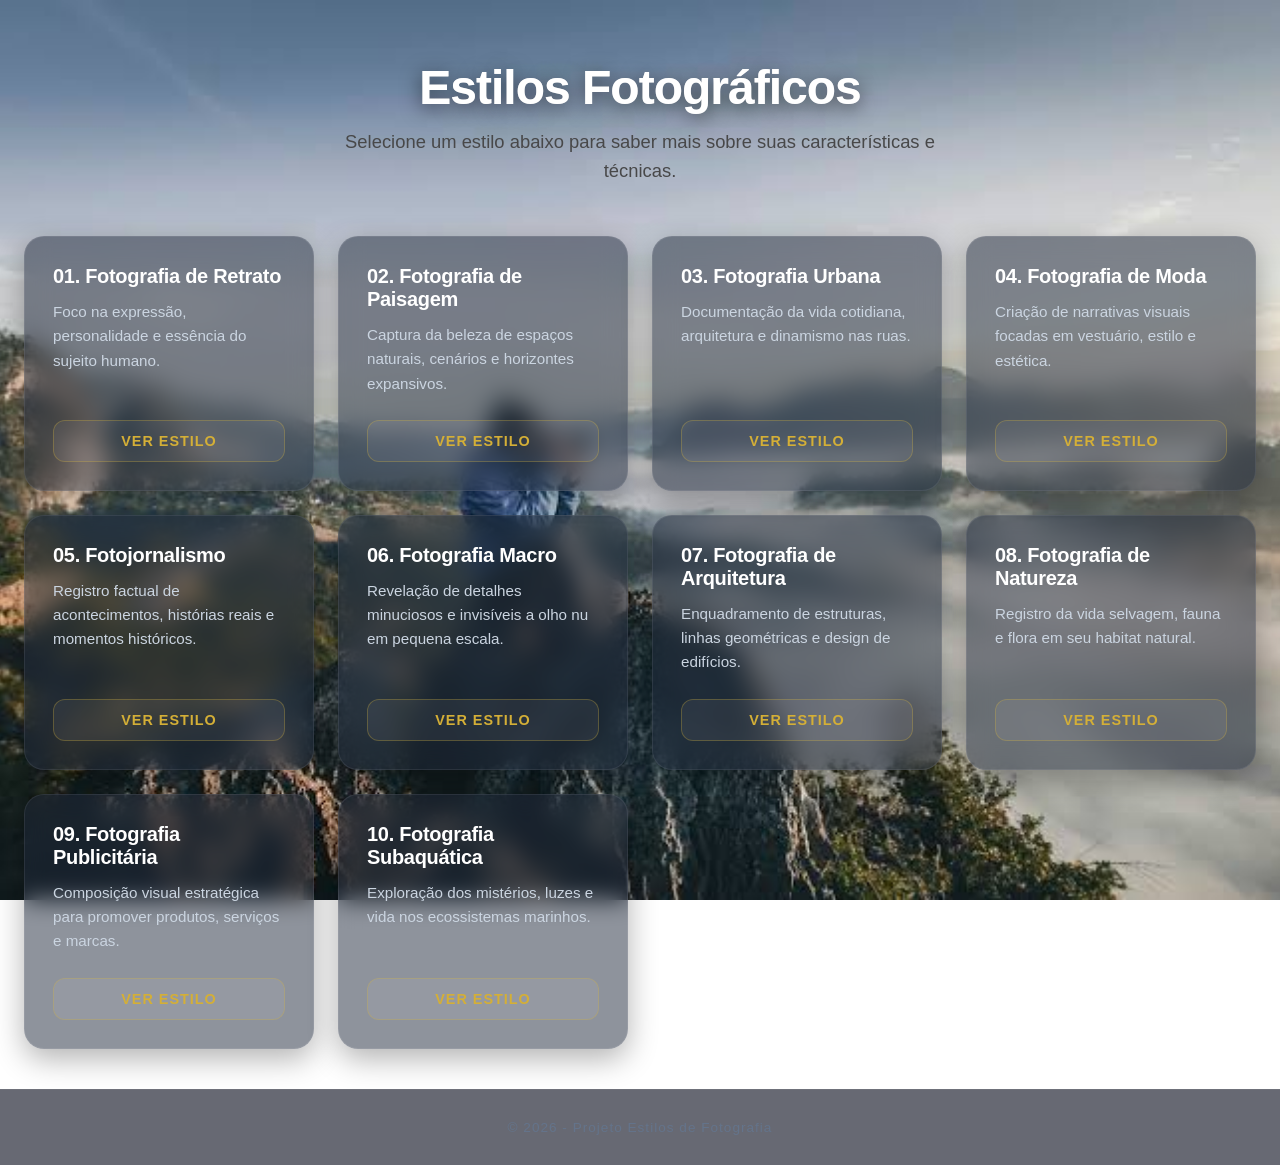
<file: index.html>
<!DOCTYPE html>
<html lang="pt-BR">
<head>
    <meta charset="UTF-8">
    <meta name="viewport" content="width=device-width, initial-scale=1.0">
    <title>Estilos de Fotografia</title>
    <link rel="stylesheet" href="style.css">
</head>
<body>

    <main class="container">
        <section class="intro">
            <h2>Estilos Fotográficos</h2>
            <p>Selecione um estilo abaixo para saber mais sobre suas características e técnicas.</p>
        </section>

        <section class="grid-styles">
            <article class="card">
                <div class="card-body">
                    <h3>01. Fotografia de Retrato</h3>
                    <p>Foco na expressão, personalidade e essência do sujeito humano.</p>
                    <a href="retrato.html" class="btn">Ver Estilo</a>
                </div>
            </article>

            <article class="card">
                <div class="card-body">
                    <h3>02. Fotografia de Paisagem</h3>
                    <p>Captura da beleza de espaços naturais, cenários e horizontes expansivos.</p>
                    <a href="paisagem.html" class="btn">Ver Estilo</a>
                </div>
            </article>

            <article class="card">
                <div class="card-body">
                    <h3>03. Fotografia Urbana</h3>
                    <p>Documentação da vida cotidiana, arquitetura e dinamismo nas ruas.</p>
                    <a href="urbana.html" class="btn">Ver Estilo</a>
                </div>
            </article>

            <article class="card">
                <div class="card-body">
                    <h3>04. Fotografia de Moda</h3>
                    <p>Criação de narrativas visuais focadas em vestuário, estilo e estética.</p>
                    <a href="moda.html" class="btn">Ver Estilo</a>
                </div>
            </article>

            <article class="card">
                <div class="card-body">
                    <h3>05. Fotojornalismo</h3>
                    <p>Registro factual de acontecimentos, histórias reais e momentos históricos.</p>
                    <a href="fotojornalismo.html" class="btn">Ver Estilo</a>
                </div>
            </article>

            <article class="card">
                <div class="card-body">
                    <h3>06. Fotografia Macro</h3>
                    <p>Revelação de detalhes minuciosos e invisíveis a olho nu em pequena escala.</p>
                    <a href="macro.html" class="btn">Ver Estilo</a>
                </div>
            </article>

            <article class="card">
                <div class="card-body">
                    <h3>07. Fotografia de Arquitetura</h3>
                    <p>Enquadramento de estruturas, linhas geométricas e design de edifícios.</p>
                    <a href="arquitetura.html" class="btn">Ver Estilo</a>
                </div>
            </article>

            <article class="card">
                <div class="card-body">
                    <h3>08. Fotografia de Natureza</h3>
                    <p>Registro da vida selvagem, fauna e flora em seu habitat natural.</p>
                    <a href="natureza.html" class="btn">Ver Estilo</a>
                </div>
            </article>

            <article class="card">
                <div class="card-body">
                    <h3>09. Fotografia Publicitária</h3>
                    <p>Composição visual estratégica para promover produtos, serviços e marcas.</p>
                    <a href="publicitaria.html" class="btn">Ver Estilo</a>
                </div>
            </article>

            <article class="card">
                <div class="card-body">
                    <h3>10. Fotografia Subaquática</h3>
                    <p>Exploração dos mistérios, luzes e vida nos ecossistemas marinhos.</p>
                    <a href="subaquatica.html" class="btn">Ver Estilo</a>
                </div>
            </article>
        </section>
    </main>

    <footer>
        <p>&copy; 2026 - Projeto Estilos de Fotografia</p>
    </footer>

</body>
</html>
</file>
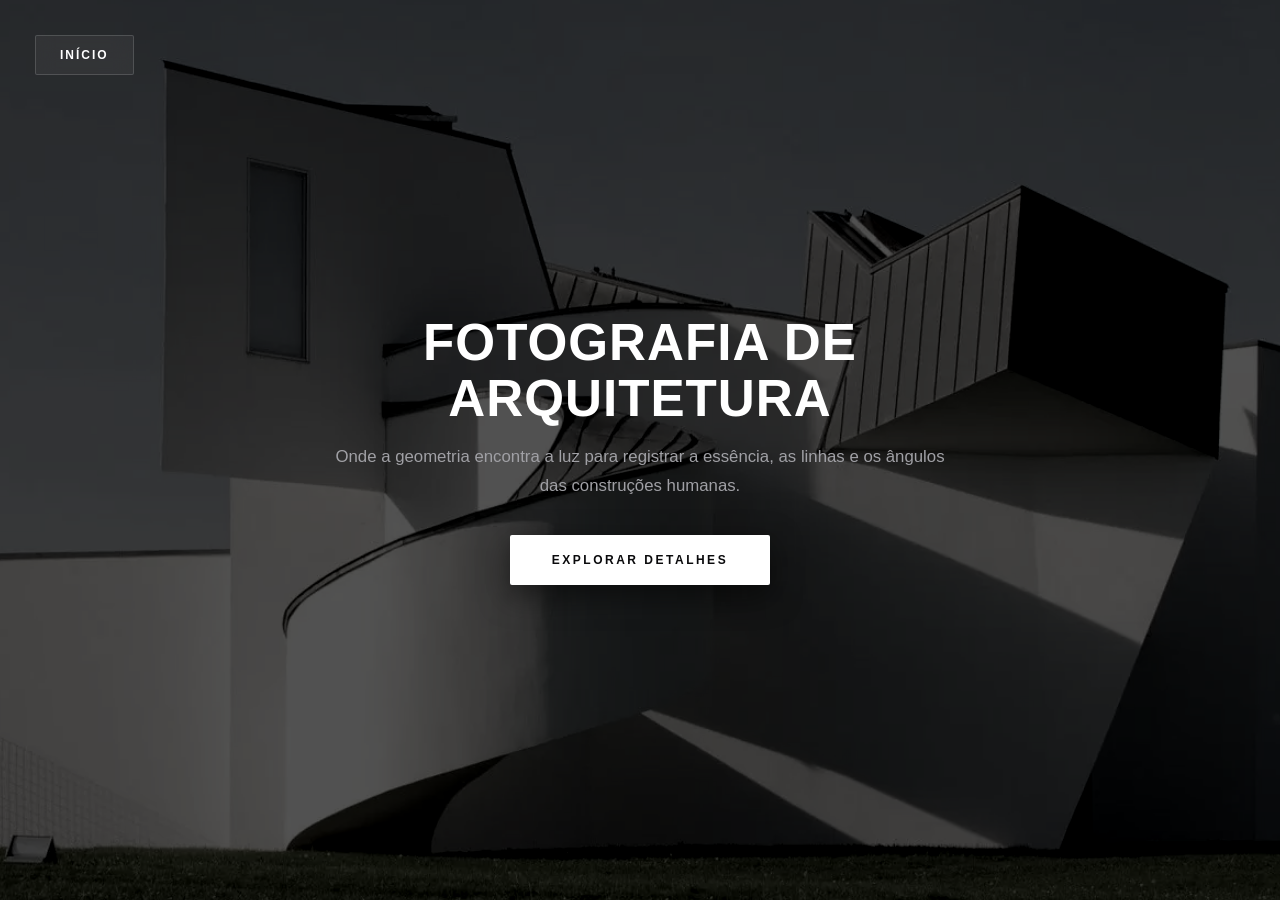
<file: arquitetura.html>
<!DOCTYPE html>
<html lang="pt-BR">
<head>
    <meta charset="UTF-8">
    <meta name="viewport" content="width=device-width, initial-scale=1.0">
    <title>Fotografia de Arquitetura</title>
    <link rel="stylesheet" href="arquitetura.css">
</head>
<body>

    <div class="bg-wrapper">
        <img src="arquitetura.webp" alt="Arquitetura" class="bg-image">
        <div class="bg-overlay"></div>
    </div>

    <a href="index.html" class="btn-return">
        Início
    </a>

    <main class="hero">
        <h1>Fotografia de Arquitetura</h1>
        <p>Onde a geometria encontra a luz para registrar a essência, as linhas e os ângulos das construções humanas.</p>
        <button id="openModalBtn" class="action-btn">Explorar Detalhes</button>
    </main>
</body>
</html>
</file>
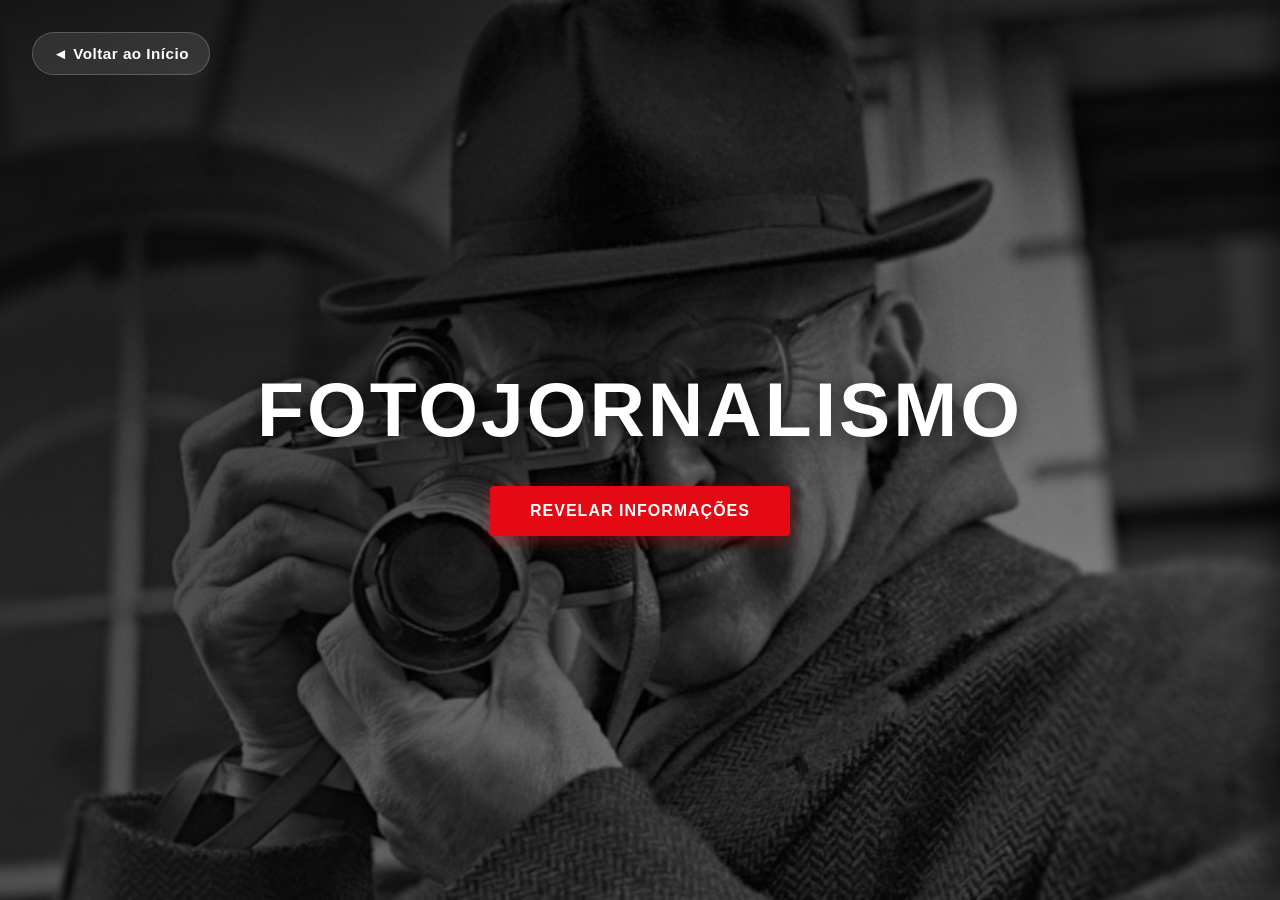
<file: fotojornalismo.html>
<!DOCTYPE html>
<html lang="pt-BR">
<head>
    <meta charset="UTF-8">
    <meta name="viewport" content="width=device-width, initial-scale=1.0">
    <title>Fotojornalismo</title>
    <link rel="stylesheet" href="fotojornalismo.css">
</head>
<body>

    <a href="index.html" class="btn-return">◄ Voltar ao Início</a>

     <div class="bg-wrapper">
        <img src="fotoj.jpg" alt="" class="bg-image">
        <div class="bg-overlay"></div>
    </div>

    <main class="content-wrapper">
        <h1 class="page-title">Fotojornalismo</h1>
        <button id="triggerModal" class="btn-action">Revelar Informações</button>
    </main>

    <div id="sideModal" class="side-panel">
        <button id="closePanel" class="btn-close">&#10005;</button>
        <div class="panel-content">
            <h2>O que é Fotojornalismo?</h2>
            
            <p>O fotojornalismo é uma vertente da fotografia focada na narração de histórias documentais e na reportagem de notícias. Seu principal compromisso é com a verdade, exigindo do profissional ética e ausência de manipulações para relatar fatos reais e o impacto humano na sociedade.</p>
            
            <h3>Principais Tipos</h3>
            <div class="category-grid">
                <div class="cat-item">
                    <h4>Hard News</h4>
                    <p>Cobertura de eventos factuais e inesperados de grande urgência, como conflitos, desastres naturais e protestos.</p>
                </div>
                <div class="cat-item">
                    <h4>Feature</h4>
                    <p>Reportagens mais aprofundadas e atemporais, focadas em questões sociais, culturais ou no cotidiano de uma comunidade.</p>
                </div>
                <div class="cat-item">
                    <h4>Retrato Editorial</h4>
                    <p>Imagens de pessoas envolvidas em notícias, focando em suas emoções e no contexto da história que representam.</p>
                </div>
                <div class="cat-item">
                    <h4>Fotojornalismo Esportivo</h4>
                    <p>Captura da ação, do clímax e das emoções intensas presentes em competições e eventos esportivos de qualquer magnitude.</p>
                </div>
            </div>
        </div>
    </div>

    <div id="panelOverlay" class="panel-overlay"></div>

    <script>
        const modal = document.getElementById('sideModal');
        const overlay = document.getElementById('panelOverlay');
        const openBtn = document.getElementById('triggerModal');
        const closeBtn = document.getElementById('closePanel');

        openBtn.addEventListener('click', function() {
            modal.classList.add('active');
            overlay.classList.add('active');
        });

        closeBtn.addEventListener('click', function() {
            modal.classList.remove('active');
            overlay.classList.remove('active');
        });

        overlay.addEventListener('click', function() {
            modal.classList.remove('active');
            overlay.classList.remove('active');
        });
    </script>
</body>
</html>
</file>
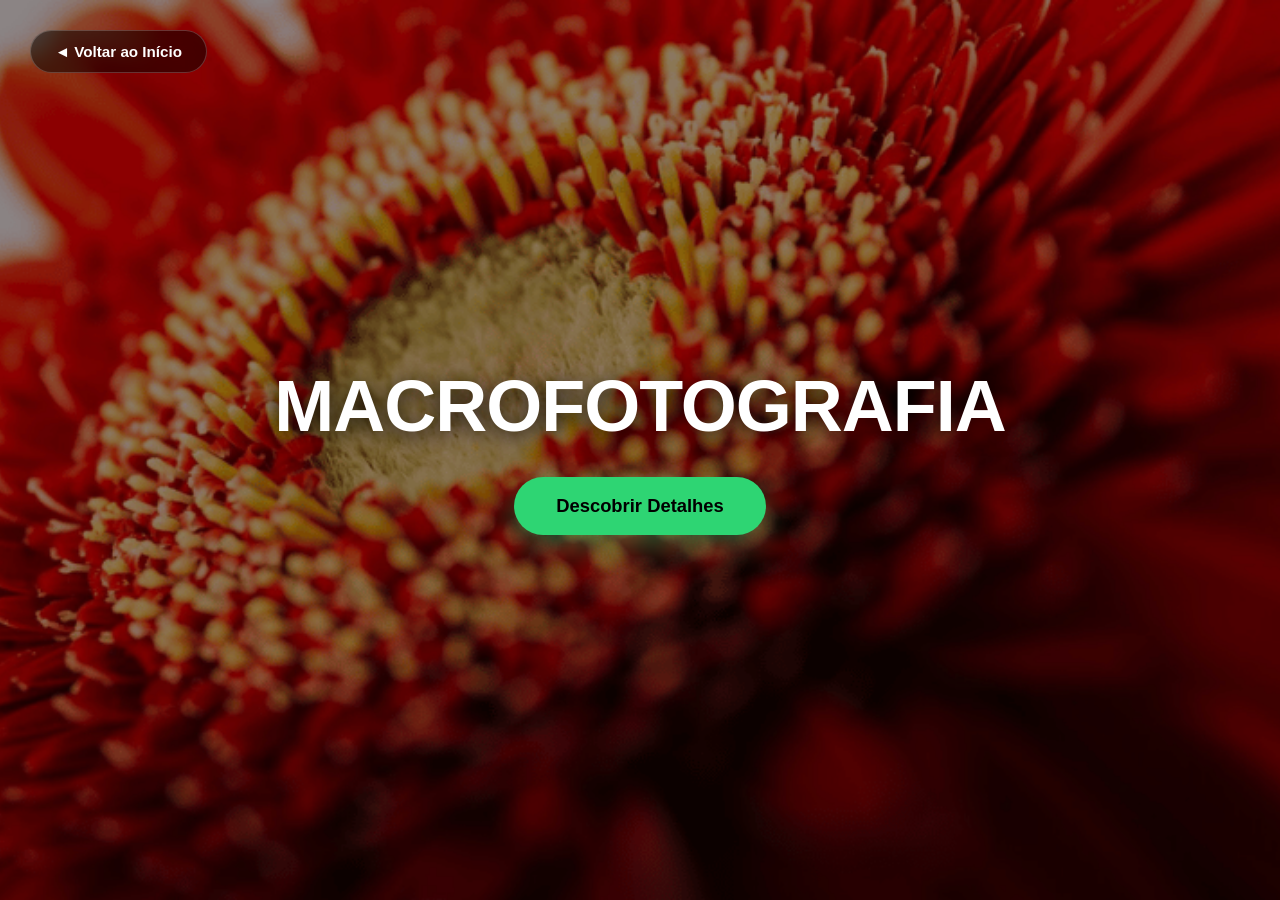
<file: macro.html>
<!DOCTYPE html>
<html lang="pt-BR">
<head>
    <meta charset="UTF-8">
    <meta name="viewport" content="width=device-width, initial-scale=1.0">
    <title>Fotografia Macro</title>
    <link rel="stylesheet" href="macrofotografia.css">
</head>
<body>

    <img src="macroft.png" alt="" class="bg-image-html">

  
    <a href="index.html" class="btn-return">◄ Voltar ao Início</a>

    <main class="hero-section">
        <h1 class="title">Macrofotografia</h1>
        <button id="focusBtn" class="btn-focus">Descobrir Detalhes</button>
    </main>

    <div id="bottomSheet" class="bottom-sheet">
        <div class="sheet-header">
            <div class="drag-indicator"></div>
            <button id="closeSheet" class="btn-close-sheet">&times;</button>
        </div>
        
        <div class="sheet-content">
            <h2>O Universo Invisível da Macrofotografia</h2>
            
            <p>A macrofotografia é a técnica de capturar imagens de assuntos muito pequenos em tamanho natural ou maior. Este estilo revela detalhes minuciosos e texturas que são praticamente invisíveis a olho nu, transportando o espectador para um mundo microscópico fascinante.</p>
            
            <p>Fotógrafos deste gênero utilizam lentes macro dedicadas, tubos de extensão e técnicas avançadas como o empilhamento de foco (focus stacking) para contornar a profundidade de campo extremamente rasa característica dessa modalidade.</p>
            
            <div class="cards-container">
                <div class="info-card">
                    <h3>Natureza e Insetos</h3>
                    <p>O foco principal está em revelar os olhos compostos, asas, pelos e a estrutura complexa de pequenos animais e insetos.</p>
                </div>
                <div class="info-card">
                    <h3>Flora e Botânica</h3>
                    <p>Captura a anatomia das flores, grãos de pólen, gotas de orvalho nas pétalas e as texturas das folhas.</p>
                </div>
                <div class="info-card">
                    <h3>Abstrato</h3>
                    <p>Utiliza padrões próximos de texturas, fluidos ou luzes que perdem sua forma original, criando imagens puramente artísticas.</p>
                </div>
                <div class="info-card">
                    <h3>Produtos e Joias</h3>
                    <p>Muito utilizado na publicidade para mostrar os detalhes precisos do artesanato em relógios, anéis e pedras preciosas.</p>
                </div>
            </div>
        </div>
    </div>

    <div id="sheetOverlay" class="sheet-overlay"></div>

    <script>
        const sheet = document.getElementById('bottomSheet');
        const overlay = document.getElementById('sheetOverlay');
        const openBtn = document.getElementById('focusBtn');
        const closeBtn = document.getElementById('closeSheet');

        openBtn.addEventListener('click', () => {
            sheet.classList.add('open');
            overlay.classList.add('open');
        });

        const closeAll = () => {
            sheet.classList.remove('open');
            overlay.classList.remove('open');
        };

        closeBtn.addEventListener('click', closeAll);
        overlay.addEventListener('click', closeAll);
    </script>
</body>
</html>
</file>
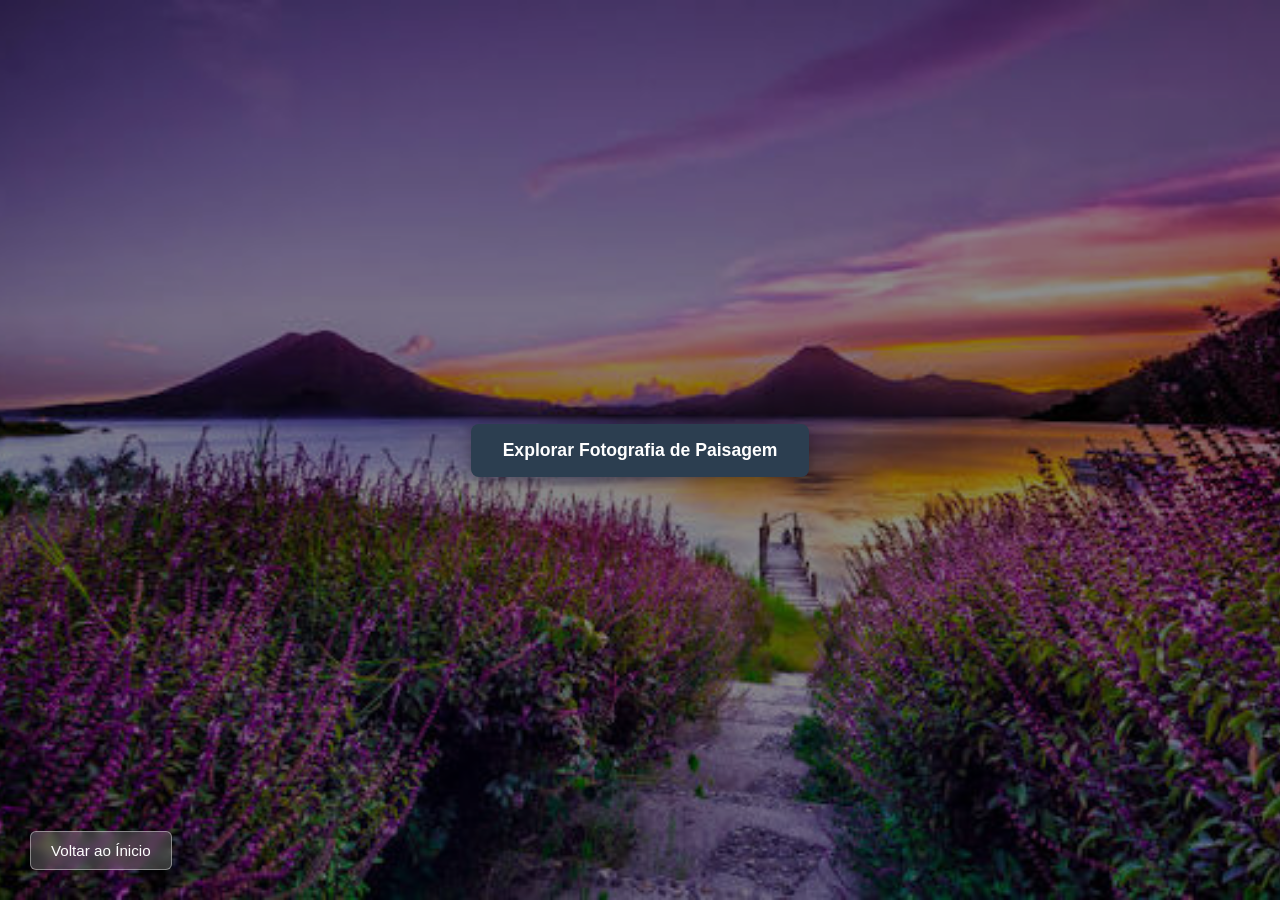
<file: paisagem.html>
<!DOCTYPE html>
<html lang="pt-BR">
<head>
    <meta charset="UTF-8">
    <meta name="viewport" content="width=device-width, initial-scale=1.0">
    <title>Fotografia de Paisagem</title>
    <link rel="stylesheet" href="paisagem.css">
</head>
<body>

    <button id="openModalBtn" class="btn">Explorar Fotografia de Paisagem</button>


      <div class="bg-wrapper">
        <img src="flor.jpg" alt="" class="bg-image">
        <div class="bg-overlay"></div>
    </div>


    <div id="modal" class="modal-overlay">
        <div class="modal-content">
            <span id="closeModalBtn" class="close-btn">&times;</span>
            
            <h2>Fotografia de Paisagem</h2>
            
            <p>A fotografia de paisagem é a arte de capturar imagens da natureza e do mundo ao ar livre. O objetivo principal é transmitir ao espectador a grandiosidade, a beleza e a emoção de um ambiente específico, muitas vezes mostrando uma vastidão ininterrupta e cenários impressionantes.</p>
            
            <p>Os fotógrafos deste estilo utilizam técnicas de longa exposição, diferentes lentes (como grandes angulares) e um profundo estudo da luz natural, especialmente aproveitando a "Golden Hour" e a "Blue Hour".</p>
            
            <h3>Principais Tipos:</h3>
            <ul>
                <li><strong>Paisagens Naturais:</strong> Foco em florestas, montanhas, desertos e vales, sem ou com mínima interferência humana.</li>
                <li><strong>Paisagens Urbanas (Cityscapes):</strong> Captura a arquitetura, os horizontes e a dinâmica das grandes cidades.</li>
                <li><strong>Paisagens Marítimas (Seascapes):</strong> Foco em oceanos, praias, falésias e a interação da água com a costa.</li>
                <li><strong>Astrofotografia de Paisagem:</strong> Combina elementos do relevo terrestre com o céu noturno estrelado, como a Via Láctea.</li>
            </ul>
        </div>
    </div>

    <a href="index.html" class="btn-home">Voltar ao Ínicio</a>
    
    <script>
        const modal = document.getElementById('modal');
        const openBtn = document.getElementById('openModalBtn');
        const closeBtn = document.getElementById('closeModalBtn');

        openBtn.onclick = function() {
            modal.style.display = 'flex';
        }

        closeBtn.onclick = function() {
            modal.style.display = 'none';
        }

        window.onclick = function(event) {
            if (event.target == modal) {
                modal.style.display = 'none';
            }
        }
    </script>
</body>
</html>
</file>
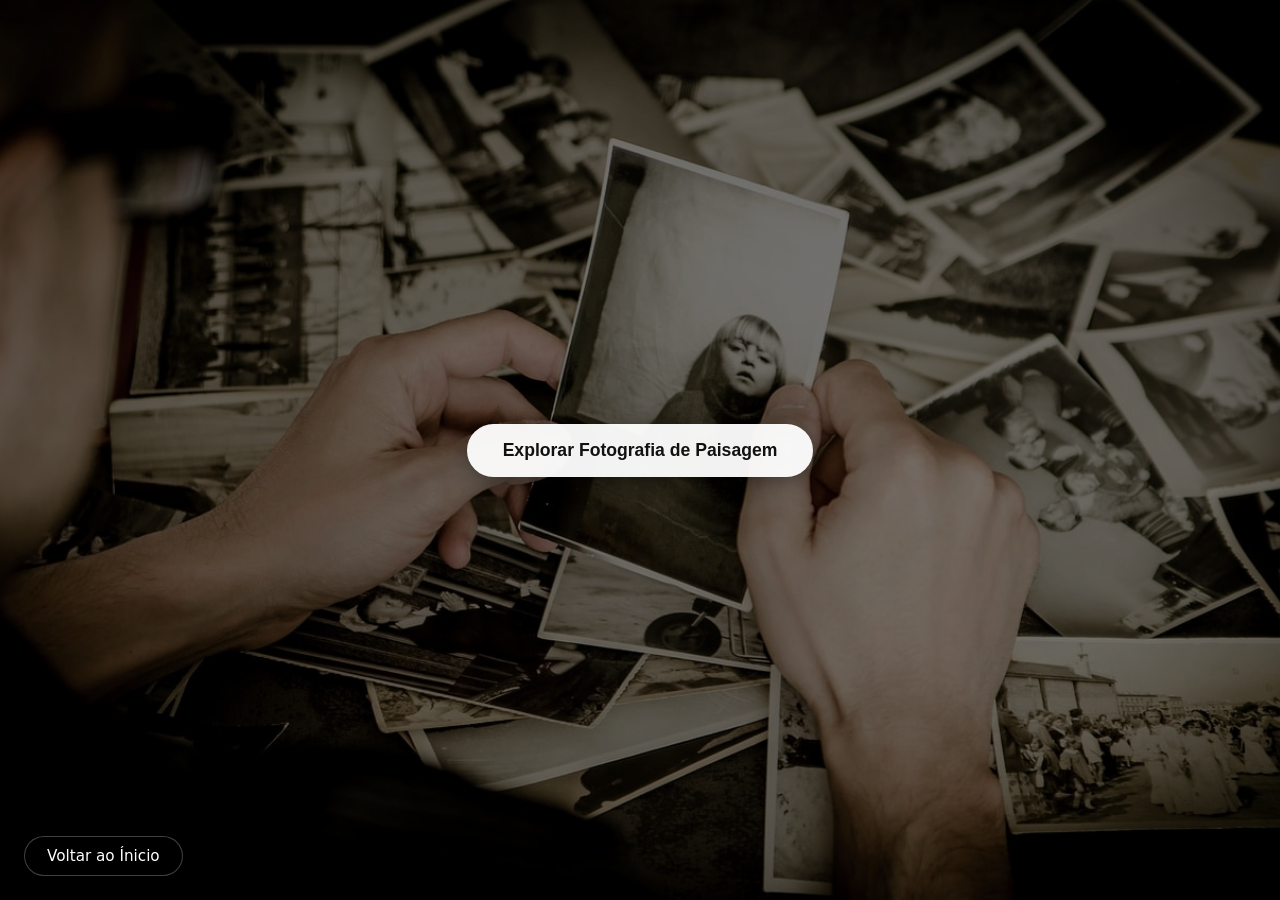
<file: retrato.html>
<!DOCTYPE html>
<html lang="pt-BR">

<head>
    <meta charset="UTF-8">
    <meta name="viewport" content="width=device-width, initial-scale=1.0">
    <title>Fotografia de retrato</title>
    <link rel="stylesheet" href="retrato.css">
</head>

<body>

    <button id="openModalBtn" class="btn">Explorar Fotografia de Paisagem</button>

        <div class="bg-wrapper">
        <img src="retrato.jpg" alt="" class="bg-image">
        <div class="bg-overlay"></div>
    </div>

    <div id="modal" class="modal-overlay">
        <div class="modal-content">
            <span id="closeModalBtn" class="close-btn">&times;</span>

            <h2>Fotografia retrato</h2>
            <p>Fotografia retrato nasceu no século XIX como uma evolução da pintura de retratos, permitindo registrar a
                identidade, a memória e a posição social das pessoas de forma acessível.</p>
            <p>
                <strong>Tradicional:</strong> Foco no rosto e nos ombros com o olhar direcionado para a câmera.
                <strong>Espontâneo:</strong> Captura a pessoa de forma natural, sem poses rígidas.
                <strong>Ambiental:</strong> Mostra o indivíduo em um local familiar ou importante para a história dele.
            </p>
            <h3>Dicas de composição e foco:</h3>
            <ul>
                <li><strong>Foco nos olhos:</strong>Mantenha sempre o ponto de foco nítido nos olhos do modelo.</li>
                <li><strong>Escolha do fundo</strong> Um fundo limpo ou que complemente a cor da roupa evita distrações
                    e valoriza o retrato.</li>
                <li><strong>Conexão:</strong>Busque interagir com a pessoa fotografada para capturar expressões
                    autênticas e naturais.</li>
            </ul>
        </div>
    </div>

    <a href="index.html" class="btn-home">Voltar ao Ínicio</a>

    <script>
        const modal = document.getElementById('modal');
        const openBtn = document.getElementById('openModalBtn');
        const closeBtn = document.getElementById('closeModalBtn');

        openBtn.onclick = function () {
            modal.style.display = 'flex';
        }

        closeBtn.onclick = function () {
            modal.style.display = 'none';
        }

        window.onclick = function (event) {
            if (event.target == modal) {
                modal.style.display = 'none';
            }
        }
    </script>
</body>

</html>
</file>
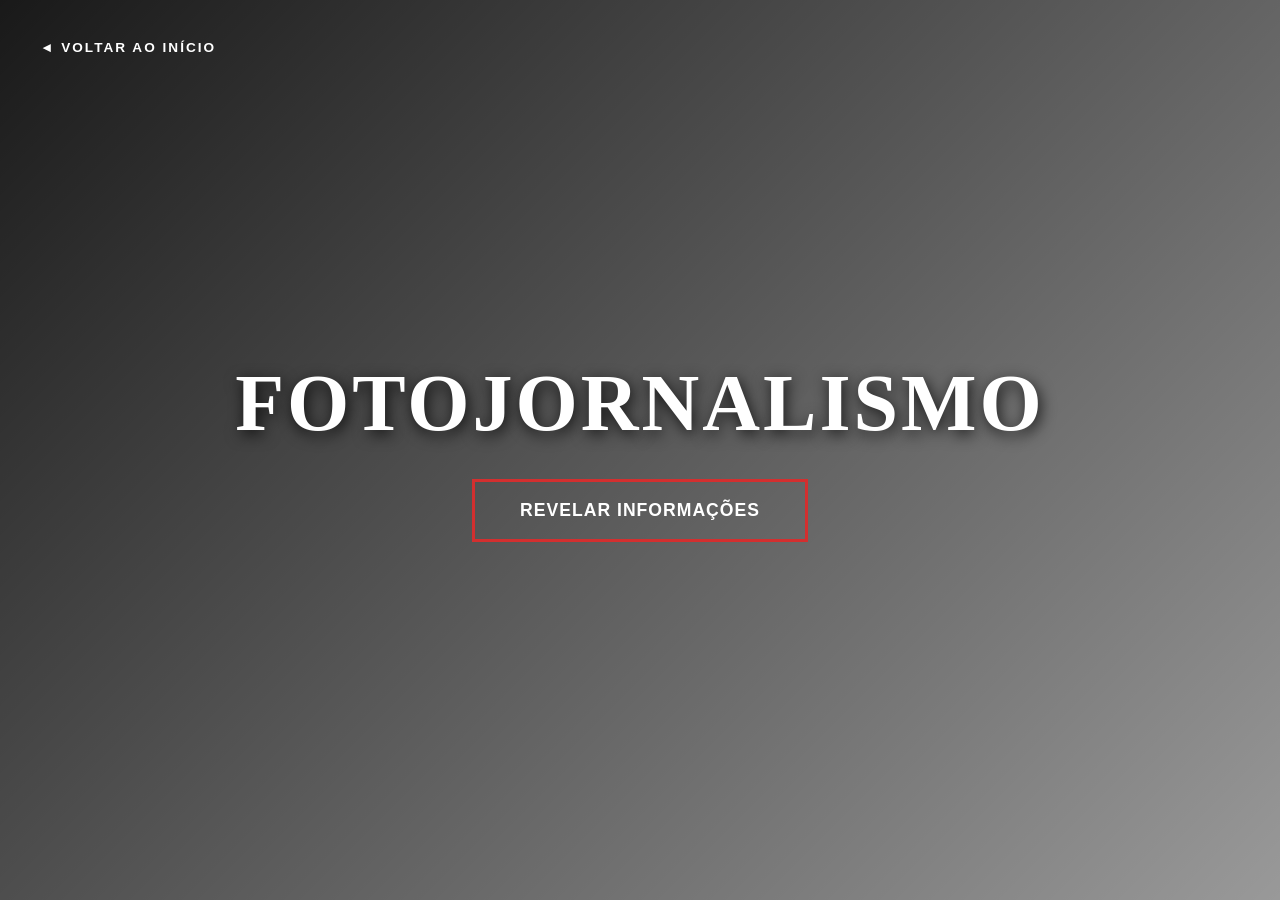
<file: fotojornalismo/fotojornalismo.html>
<!DOCTYPE html>
<html lang="pt-BR">
<head>
    <meta charset="UTF-8">
    <meta name="viewport" content="width=device-width, initial-scale=1.0">
    <title>Fotojornalismo</title>
    <link rel="stylesheet" href="fotojornalismo.css">
</head>
<body>

    <a href="index.html" class="btn-return">◄ Voltar ao Início</a>

    <main class="content-wrapper">
        <h1 class="page-title">Fotojornalismo</h1>
        <button id="triggerModal" class="btn-action">Revelar Informações</button>
    </main>

    <div id="sideModal" class="side-panel">
        <button id="closePanel" class="btn-close">&#10005;</button>
        <div class="panel-content">
            <h2>O que é Fotojornalismo?</h2>
            
            <p>O fotojornalismo é uma vertente da fotografia focada na narração de histórias documentais e na reportagem de notícias. Seu principal compromisso é com a verdade, exigindo do profissional ética e ausência de manipulações para relatar fatos reais e o impacto humano na sociedade.</p>
            
            <h3>Principais Tipos</h3>
            <div class="category-grid">
                <div class="cat-item">
                    <h4>Hard News</h4>
                    <p>Cobertura de eventos factuais e inesperados de grande urgência, como conflitos, desastres naturais e protestos.</p>
                </div>
                <div class="cat-item">
                    <h4>Feature</h4>
                    <p>Reportagens mais aprofundadas e atemporais, focadas em questões sociais, culturais ou no cotidiano de uma comunidade.</p>
                </div>
                <div class="cat-item">
                    <h4>Retrato Editorial</h4>
                    <p>Imagens de pessoas envolvidas em notícias, focando em suas emoções e no contexto da história que representam.</p>
                </div>
                <div class="cat-item">
                    <h4>Fotojornalismo Esportivo</h4>
                    <p>Captura da ação, do clímax e das emoções intensas presentes em competições e eventos esportivos de qualquer magnitude.</p>
                </div>
            </div>
        </div>
    </div>

    <div id="panelOverlay" class="panel-overlay"></div>

    <script>
        const modal = document.getElementById('sideModal');
        const overlay = document.getElementById('panelOverlay');
        const openBtn = document.getElementById('triggerModal');
        const closeBtn = document.getElementById('closePanel');

        openBtn.addEventListener('click', function() {
            modal.classList.add('active');
            overlay.classList.add('active');
        });

        closeBtn.addEventListener('click', function() {
            modal.classList.remove('active');
            overlay.classList.remove('active');
        });

        overlay.addEventListener('click', function() {
            modal.classList.remove('active');
            overlay.classList.remove('active');
        });
    </script>
</body>
</html>
</file>
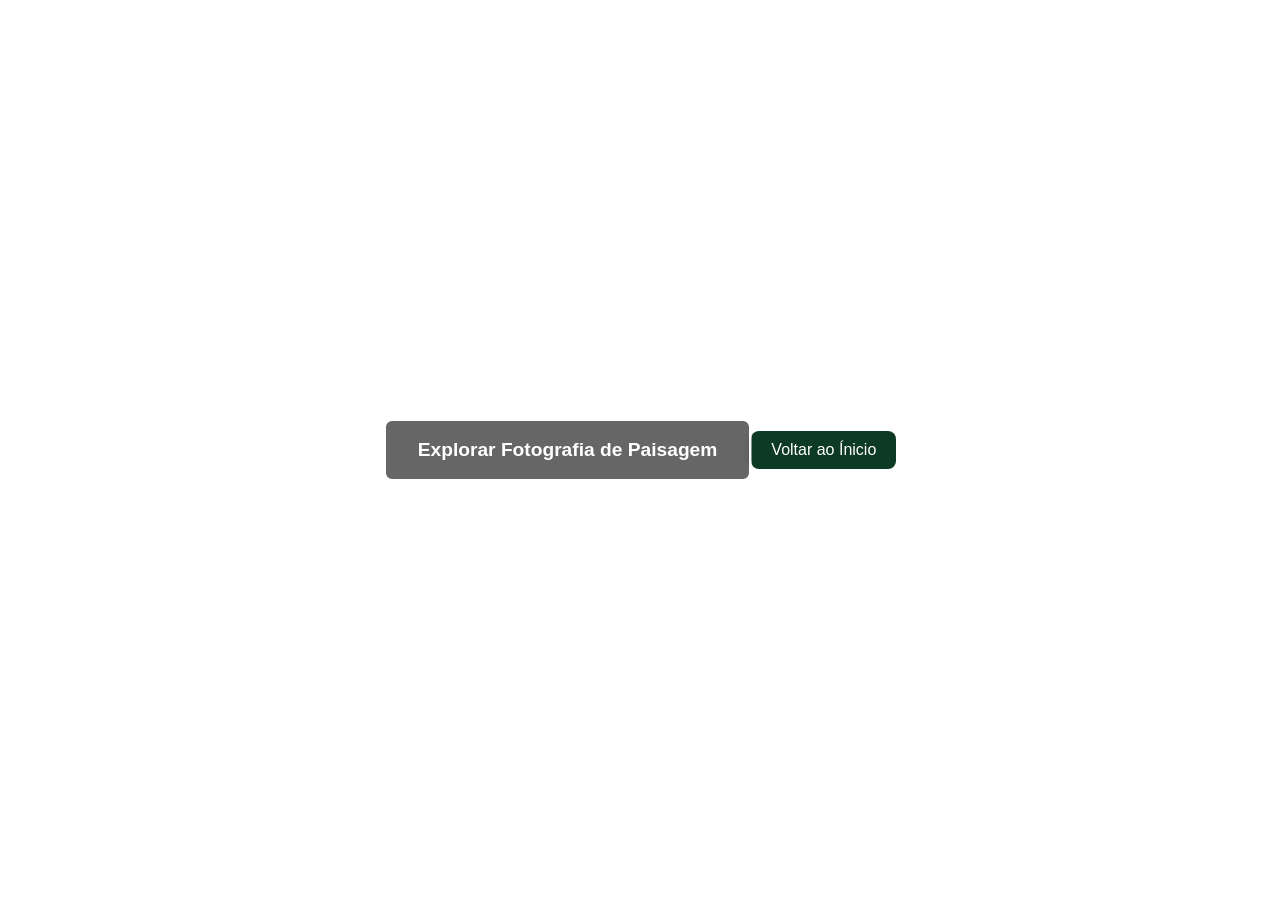
<file: paisagem/paisagem.html>
<!DOCTYPE html>
<html lang="pt-BR">
<head>
    <meta charset="UTF-8">
    <meta name="viewport" content="width=device-width, initial-scale=1.0">
    <title>Fotografia de Paisagem</title>
    <link rel="stylesheet" href="paisagem.css">
</head>
<body>

    <button id="openModalBtn" class="btn">Explorar Fotografia de Paisagem</button>

    <div id="modal" class="modal-overlay">
        <div class="modal-content">
            <span id="closeModalBtn" class="close-btn">&times;</span>
            
            <h2>Fotografia de Paisagem</h2>
            
            <p>A fotografia de paisagem é a arte de capturar imagens da natureza e do mundo ao ar livre. O objetivo principal é transmitir ao espectador a grandiosidade, a beleza e a emoção de um ambiente específico, muitas vezes mostrando uma vastidão ininterrupta e cenários impressionantes.</p>
            
            <p>Os fotógrafos deste estilo utilizam técnicas de longa exposição, diferentes lentes (como grandes angulares) e um profundo estudo da luz natural, especialmente aproveitando a "Golden Hour" e a "Blue Hour".</p>
            
            <h3>Principais Tipos:</h3>
            <ul>
                <li><strong>Paisagens Naturais:</strong> Foco em florestas, montanhas, desertos e vales, sem ou com mínima interferência humana.</li>
                <li><strong>Paisagens Urbanas (Cityscapes):</strong> Captura a arquitetura, os horizontes e a dinâmica das grandes cidades.</li>
                <li><strong>Paisagens Marítimas (Seascapes):</strong> Foco em oceanos, praias, falésias e a interação da água com a costa.</li>
                <li><strong>Astrofotografia de Paisagem:</strong> Combina elementos do relevo terrestre com o céu noturno estrelado, como a Via Láctea.</li>
            </ul>
        </div>
    </div>

    <a href="index.html" class="btn-home">Voltar ao Ínicio</a>
    
    <script>
        const modal = document.getElementById('modal');
        const openBtn = document.getElementById('openModalBtn');
        const closeBtn = document.getElementById('closeModalBtn');

        openBtn.onclick = function() {
            modal.style.display = 'flex';
        }

        closeBtn.onclick = function() {
            modal.style.display = 'none';
        }

        window.onclick = function(event) {
            if (event.target == modal) {
                modal.style.display = 'none';
            }
        }
    </script>
</body>
</html>
</file>
<file: style.css>
* {
    margin: 0;
    padding: 0;
    box-sizing: border-box;
}

body {
    font-family: 'Segoe UI', Roboto, Helvetica, Arial, sans-serif;
    color: #f1f5f9;
    background: url('foto.jpg') no-repeat center center fixed;
    background-size: cover;
    min-height: 100vh;
    display: flex;
    flex-direction: column;
    justify-content: space-between;
    position: relative;
}

.bg-overlay {
    position: fixed;
    top: 0;
    left: 0;
    width: 100%;
    height: 100%;
    background: radial-gradient(circle, rgba(15, 23, 42, 0.75) 0%, rgba(2, 6, 23, 0.92) 100%);
    z-index: -1;
}

.container {
    max-width: 1280px;
    margin: 0 auto;
    padding: 60px 24px 40px;
    width: 100%;
}

.intro {
    text-align: center;
    margin-bottom: 50px;
}

.intro h2 {
    font-size: 3rem;
    font-weight: 800;
    letter-spacing: -1px;
    color: #ffffff;
    margin-bottom: 12px;
    text-shadow: 0 4px 20px rgba(0, 0, 0, 0.6);
    background: linear-gradient(135deg, #ffffff 0%, #cbd5e1 100%);
    -webkit-background-clip: text;
}

.intro p {
    font-size: 1.15rem;
    color: #484849;
    max-width: 600px;
    margin: 0 auto;
    line-height: 1.6;
}

.grid-styles {
    display: grid;
    grid-template-columns: repeat(auto-fit, minmax(280px, 1fr));
    gap: 24px;
}

.card {
    background: rgba(30, 41, 59, 0.5);
    backdrop-filter: blur(12px);
    border: 1px solid rgba(255, 255, 255, 0.08);
    border-radius: 20px;
    padding: 28px;
    transition: all 0.35s cubic-bezier(0.16, 1, 0.3, 1);
    box-shadow: 0 10px 30px rgba(0, 0, 0, 0.3);
    display: flex;
    flex-direction: column;
}

.card:hover {
    transform: translateY(-6px);
    background: rgba(30, 41, 59, 0.75);
    border-color: rgba(212, 175, 55, 0.4);
    box-shadow: 0 20px 40px rgba(0, 0, 0, 0.5), 0 0 20px rgba(212, 175, 55, 0.15);
}

.card-body {
    display: flex;
    flex-direction: column;
    height: 100%;
    justify-content: space-between;
}

.card-body h3 {
    font-size: 1.25rem;
    font-weight: 700;
    color: #ffffff;
    margin-bottom: 12px;
    letter-spacing: -0.3px;
}

.card-body p {
    font-size: 0.95rem;
    line-height: 1.6;
    color: #cbd5e1;
    margin-bottom: 24px;
    flex-grow: 1;
}

.btn {
    display: inline-block;
    text-align: center;
    background: rgba(255, 255, 255, 0.06);
    color: #d4af37;
    text-decoration: none;
    padding: 12px 20px;
    border-radius: 12px;
    font-size: 0.9rem;
    font-weight: 600;
    letter-spacing: 1px;
    text-transform: uppercase;
    border: 1px solid rgba(212, 175, 55, 0.3);
    transition: all 0.3s ease;
}

.btn:hover {
    background: #d4af37;
    color: #0b0f19;
    border-color: #d4af37;
    box-shadow: 0 0 15px rgba(212, 175, 55, 0.4);
}

footer {
    text-align: center;
    padding: 30px 20px;
    border-top: 1px solid rgba(255, 255, 255, 0.05);
    background: rgba(2, 6, 23, 0.6);
    backdrop-filter: blur(8px);
}

footer p {
    font-size: 0.85rem;
    color: #64748b;
    letter-spacing: 1px;
}
</file>
<file: arquitetura.css>
* {
    margin: 0;
    padding: 0;
    box-sizing: border-box;
}

body {
    min-height: 100vh;
    display: flex;
    justify-content: center;
    align-items: center;
    font-family: 'Montserrat', sans-serif;
    color: #f0f0f0;
    background-color: #0a0a0c;
    position: relative;
    overflow: hidden;
}

.bg-wrapper {
    position: fixed;
    top: 0;
    left: 0;
    width: 100%;
    height: 100%;
    z-index: -2;
}

.bg-image {
    width: 100%;
    height: 100%;
    object-fit: cover;
    filter: grayscale(80%) brightness(0.35) contrast(1.2);
    transform: scale(1.03);
}

.bg-overlay {
    position: absolute;
    top: 0;
    left: 0;
    width: 100%;
    height: 100%;
    background: linear-gradient(180deg, rgba(10, 10, 12, 0.4) 0%, rgba(10, 10, 12, 0.95) 100%);
    z-index: -1;
}

.btn-return {
    position: fixed;
    top: 35px;
    left: 35px;
    display: inline-flex;
    align-items: center;
    gap: 10px;
    color: #ffffff;
    text-decoration: none;
    font-size: 12px;
    font-weight: 600;
    letter-spacing: 2px;
    text-transform: uppercase;
    background: rgba(255, 255, 255, 0.05);
    padding: 12px 24px;
    border-radius: 2px;
    border: 1px solid rgba(255, 255, 255, 0.15);
    backdrop-filter: blur(10px);
    transition: all 0.3s ease;
    z-index: 10;
}

.btn-return:hover {
    background: #ffffff;
    color: #0a0a0c;
    border-color: #ffffff;
    transform: translateX(-3px);
}

.hero {
    text-align: center;
    max-width: 680px;
    padding: 20px;
    z-index: 1;
}

.tag {
    display: inline-block;
    font-size: 11px;
    letter-spacing: 3px;
    text-transform: uppercase;
    color: #c2c2c2;
    border: 1px solid rgba(255, 255, 255, 0.2);
    padding: 6px 16px;
    border-radius: 2px;
    margin-bottom: 22px;
    background: rgba(255, 255, 255, 0.03);
}

.hero h1 {
    font-family: 'Syne', sans-serif;
    font-size: 3.2rem;
    font-weight: 800;
    letter-spacing: 1px;
    text-transform: uppercase;
    margin-bottom: 16px;
    color: #ffffff;
    line-height: 1.1;
}

.hero p {
    font-size: 1.05rem;
    color: #a0a0a5;
    line-height: 1.7;
    margin-bottom: 35px;
    font-weight: 300;
}

.action-btn {
    padding: 18px 42px;
    background-color: #ffffff;
    color: #0a0a0c;
    border: none;
    border-radius: 2px;
    font-size: 12px;
    font-weight: 700;
    letter-spacing: 2.5px;
    text-transform: uppercase;
    cursor: pointer;
    transition: all 0.3s ease;
    box-shadow: 0 10px 30px rgba(0, 0, 0, 0.5);
}

.action-btn:hover {
    background-color: #d8d8d8;
    transform: translateY(-2px);
}

.modal {
    position: fixed;
    top: 0;
    left: 0;
    width: 100%;
    height: 100%;
    background-color: rgba(5, 5, 7, 0.88);
    backdrop-filter: blur(14px);
    display: flex;
    justify-content: center;
    align-items: center;
    z-index: 1000;
    opacity: 0;
    visibility: hidden;
    transition: all 0.4s ease;
}

.modal.active {
    opacity: 1;
    visibility: visible;
}

.modal-card {
    background: #121215;
    border: 1px solid #2a2a30;
    border-radius: 4px;
    padding: 40px;
    max-width: 560px;
    width: 90%;
    position: relative;
    box-shadow: 0 30px 60px rgba(0, 0, 0, 0.8);
    transform: translateY(20px);
    transition: transform 0.4s ease;
}

.modal.active .modal-card {
    transform: translateY(0);
}

.close-btn {
    position: absolute;
    top: 20px;
    right: 22px;
    background: transparent;
    border: none;
    color: #777780;
    font-size: 28px;
    cursor: pointer;
    transition: color 0.2s ease;
}

.close-btn:hover {
    color: #ffffff;
}
</file>
<file: fotojornalismo.css>
* {
    margin: 0;
    padding: 0;
    box-sizing: border-box;
}

body {
    font-family: 'Segoe UI', -apple-system, BlinkMacSystemFont, Roboto, sans-serif;
    color: #ffffff;
    background-color: #0d0d0d;
    min-height: 100vh;
    overflow-x: hidden;
}

.bg-wrapper {
    position: fixed;
    top: 0;
    left: 0;
    width: 100%;
    height: 100vh;
    z-index: -1;
}

.bg-image {
    width: 100%;
    height: 100%;
    object-fit: cover;
}

.bg-overlay {
    position: absolute;
    top: 0;
    left: 0;
    width: 100%;
    height: 100%;
    background: linear-gradient(135deg, rgba(0,0,0,0.85) 0%, rgba(0,0,0,0.4) 100%);
}

.btn-return {
    position: fixed;
    top: 2rem;
    left: 2rem;
    z-index: 10;
    color: #ffffff;
    text-decoration: none;
    font-size: 0.95rem;
    font-weight: 600;
    letter-spacing: 0.5px;
    padding: 0.75rem 1.25rem;
    background: rgba(255, 255, 255, 0.1);
    backdrop-filter: blur(8px);
    border: 1px solid rgba(255, 255, 255, 0.2);
    border-radius: 30px;
    transition: all 0.3s ease;
}

.btn-return:hover {
    background: rgba(255, 255, 255, 0.25);
    transform: translateX(-3px);
}

.content-wrapper {
    display: flex;
    flex-direction: column;
    justify-content: center;
    align-items: center;
    min-height: 100vh;
    padding: 2rem;
    text-align: center;
}

.page-title {
    font-size: clamp(2.5rem, 6vw, 5rem);
    font-weight: 800;
    text-transform: uppercase;
    letter-spacing: 3px;
    margin-bottom: 2rem;
    text-shadow: 0 4px 20px rgba(0, 0, 0, 0.6);
}

.btn-action {
    background: #e50914;
    color: #ffffff;
    border: none;
    padding: 1rem 2.5rem;
    font-size: 1rem;
    font-weight: 700;
    text-transform: uppercase;
    letter-spacing: 1px;
    border-radius: 4px;
    cursor: pointer;
    transition: all 0.3s ease;
    box-shadow: 0 4px 15px rgba(229, 9, 20, 0.4);
}

.btn-action:hover {
    background: #ff0f1a;
    transform: translateY(-2px);
    box-shadow: 0 6px 20px rgba(229, 9, 20, 0.6);
}

.side-panel {
    position: fixed;
    top: 0;
    right: 0;
    width: min(550px, 100vw);
    height: 100vh;
    background: rgba(18, 18, 18, 0.96);
    backdrop-filter: blur(15px);
    z-index: 100;
    transform: translateX(100%);
    transition: transform 0.4s cubic-bezier(0.16, 1, 0.3, 1);
    box-shadow: -10px 0 30px rgba(0, 0, 0, 0.5);
}

.side-panel.active {
    transform: translateX(0);
}

.btn-close {
    position: absolute;
    top: 1.5rem;
    right: 1.5rem;
    background: transparent;
    border: none;
    color: #ffffff;
    font-size: 1.5rem;
    cursor: pointer;
    opacity: 0.7;
    transition: opacity 0.2s ease;
}

.btn-close:hover {
    opacity: 1;
}

.panel-content {
    height: 100%;
    overflow-y: auto;
    padding: 4rem 2.5rem 2.5rem;
}

.panel-content h2 {
    font-size: 2rem;
    margin-bottom: 1.25rem;
    border-bottom: 2px solid #e50914;
    padding-bottom: 0.5rem;
}

.panel-content p {
    line-height: 1.6;
    color: #cccccc;
    font-size: 1rem;
    margin-bottom: 2rem;
}

.panel-content h3 {
    font-size: 1.3rem;
    margin-bottom: 1.25rem;
    text-transform: uppercase;
    letter-spacing: 1px;
}

.category-grid {
    display: grid;
    grid-template-columns: repeat(auto-fit, minmax(200px, 1fr));
    gap: 1rem;
}

.cat-item {
    background: rgba(255, 255, 255, 0.05);
    border: 1px solid rgba(255, 255, 255, 0.08);
    padding: 1.25rem;
    border-radius: 6px;
    transition: background 0.3s ease;
}

.cat-item:hover {
    background: rgba(255, 255, 255, 0.1);
}

.cat-item h4 {
    color: #e50914;
    font-size: 1.05rem;
    margin-bottom: 0.5rem;
}

.cat-item p {
    font-size: 0.875rem;
    margin-bottom: 0;
    color: #aaaaaa;
}

.panel-overlay {
    position: fixed;
    top: 0;
    left: 0;
    width: 100vw;
    height: 100vh;
    background: rgba(0, 0, 0, 0.6);
    z-index: 99;
    opacity: 0;
    visibility: hidden;
    transition: opacity 0.3s ease, visibility 0.3s ease;
}

.panel-overlay.active {
    opacity: 1;
    visibility: visible;
}
</file>
<file: macrofotografia.css>
* {
    margin: 0;
    padding: 0;
    box-sizing: border-box;
}

body {
    font-family: 'Segoe UI', Roboto, Helvetica, sans-serif;
    height: 100vh;
    overflow: hidden;
    display: flex;
    flex-direction: column;
    justify-content: center;
    align-items: center;
    color: #ffffff;
}

.bg-image-html {
    position: fixed;
    top: 0;
    left: 0;
    width: 100%;
    height: 100%;
    object-fit: cover;
    z-index: -1;
    filter: brightness(0.55);
}

.btn-return {
    position: absolute;
    top: 30px;
    left: 30px;
    background-color: rgba(0, 0, 0, 0.5);
    backdrop-filter: blur(8px);
    color: #ffffff;
    text-decoration: none;
    padding: 12px 24px;
    border-radius: 30px;
    font-weight: 600;
    font-size: 0.95rem;
    border: 1px solid rgba(255, 255, 255, 0.2);
    transition: all 0.3s ease;
    z-index: 10;
}

.btn-return:hover {
    background-color: #ffffff;
    color: #000000;
    transform: translateY(-2px);
    box-shadow: 0 5px 15px rgba(255, 255, 255, 0.2);
}

.hero-section {
    text-align: center;
    z-index: 1;
}

.title {
    font-size: 4.5rem;
    font-weight: 800;
    margin-bottom: 30px;
    text-shadow: 0 4px 20px rgba(0, 0, 0, 0.8);
    letter-spacing: -1px;
    text-transform: uppercase;
}

.btn-focus {
    background-color: #2ed573;
    color: #000000;
    border: none;
    padding: 18px 42px;
    border-radius: 50px;
    font-size: 1.15rem;
    font-weight: 700;
    cursor: pointer;
    box-shadow: 0 10px 30px rgba(46, 213, 115, 0.4);
    transition: all 0.3s cubic-bezier(0.175, 0.885, 0.32, 1.275);
}

.btn-focus:hover {
    transform: scale(1.08);
    box-shadow: 0 15px 40px rgba(46, 213, 115, 0.6);
    background-color: #26af5f;
}

.sheet-overlay {
    position: fixed;
    top: 0;
    left: 0;
    width: 100%;
    height: 100%;
    background-color: rgba(0, 0, 0, 0.7);
    opacity: 0;
    visibility: hidden;
    transition: all 0.4s ease;
    z-index: 99;
    backdrop-filter: blur(4px);
}

.sheet-overlay.open {
    opacity: 1;
    visibility: visible;
}

.bottom-sheet {
    position: fixed;
    bottom: -100%;
    left: 0;
    width: 100%;
    max-height: 85vh;
    background-color: #121418;
    border-radius: 24px 24px 0 0;
    box-shadow: 0 -10px 40px rgba(0, 0, 0, 0.8);
    z-index: 100;
    transition: bottom 0.5s cubic-bezier(0.25, 1, 0.5, 1);
    display: flex;
    flex-direction: column;
    color: #e0e6ed;
    border-top: 1px solid rgba(255, 255, 255, 0.1);
}

.bottom-sheet.open {
    bottom: 0;
}

.sheet-header {
    padding: 20px;
    display: flex;
    justify-content: center;
    align-items: center;
    position: relative;
    background-color: #1a1d24;
    border-radius: 24px 24px 0 0;
    border-bottom: 1px solid rgba(255, 255, 255, 0.08);
}

.drag-indicator {
    width: 50px;
    height: 5px;
    background-color: #3a3f4d;
    border-radius: 10px;
}

.btn-close-sheet {
    position: absolute;
    right: 25px;
    background: none;
    border: none;
    font-size: 2rem;
    color: #a0aec0;
    cursor: pointer;
    transition: color 0.2s ease;
}

.btn-close-sheet:hover {
    color: #2ed573;
}

.sheet-content {
    padding: 40px;
    overflow-y: auto;
}

.sheet-content h2 {
    font-size: 2rem;
    color: #ffffff;
    margin-bottom: 20px;
    border-bottom: 2px solid #2ed573;
    padding-bottom: 10px;
    display: inline-block;
}

.sheet-content p {
    font-size: 1.05rem;
    line-height: 1.7;
    margin-bottom: 18px;
    color: #cbd5e0;
}

.cards-container {
    display: grid;
    grid-template-columns: repeat(auto-fit, minmax(240px, 1fr));
    gap: 20px;
    margin-top: 30px;
}

.info-card {
    background-color: #1a1d24;
    padding: 24px;
    border-radius: 16px;
    border: 1px solid rgba(255, 255, 255, 0.05);
    border-top: 4px solid #2ed573;
    transition: transform 0.25s ease, box-shadow 0.25s ease;
}

.info-card:hover {
    transform: translateY(-5px);
    box-shadow: 0 10px 25px rgba(0, 0, 0, 0.5);
    border-color: rgba(46, 213, 115, 0.3);
}

.info-card h3 {
    font-size: 1.2rem;
    margin-bottom: 12px;
    color: #ffffff;
}

.info-card p {
    font-size: 0.95rem;
    margin-bottom: 0;
    color: #a0aec0;
}
</file>
<file: paisagem.css>
* {
    margin: 0;
    padding: 0;
    box-sizing: border-box;
    font-family: 'Segoe UI', Roboto, Oxygen, Ubuntu, Cantarell, sans-serif;
}

body {
    min-height: 100vh;
    display: flex;
    justify-content: center;
    align-items: center;
    position: relative;
    overflow: hidden;
}

/* Fundo da Página */
.bg-wrapper {
    position: fixed;
    top: 0;
    left: 0;
    width: 100%;
    height: 100%;
    z-index: -1;
}

.bg-image {
    width: 100%;
    height: 100%;
    object-fit: cover;
}

.bg-overlay {
    position: absolute;
    top: 0;
    left: 0;
    width: 100%;
    height: 100%;
    background: rgba(0, 0, 0, 0.45);
}

/* Botões */
.btn {
    padding: 16px 32px;
    font-size: 1.1rem;
    font-weight: 600;
    color: #ffffff;
    background-color: #2c3e50;
    border: none;
    border-radius: 8px;
    cursor: pointer;
    transition: all 0.3s ease;
    box-shadow: 0 4px 15px rgba(0, 0, 0, 0.3);
}

.btn:hover {
    background-color: #34495e;
    transform: translateY(-2px);
    box-shadow: 0 6px 20px rgba(0, 0, 0, 0.4);
}

.btn-home {
    position: fixed;
    bottom: 30px;
    left: 30px;
    padding: 10px 20px;
    font-size: 0.95rem;
    color: #ffffff;
    background-color: rgba(255, 255, 255, 0.2);
    border: 1px solid rgba(255, 255, 255, 0.4);
    border-radius: 6px;
    text-decoration: none;
    backdrop-filter: blur(5px);
    transition: all 0.3s ease;
}

.btn-home:hover {
    background-color: rgba(255, 255, 255, 0.4);
    transform: translateY(-2px);
}

/* Estrutura do Modal */
.modal-overlay {
    display: none;
    position: fixed;
    top: 0;
    left: 0;
    width: 100%;
    height: 100%;
    background-color: rgba(0, 0, 0, 0.7);
    backdrop-filter: blur(4px);
    justify-content: center;
    align-items: center;
    z-index: 1000;
    padding: 20px;
}

.modal-content {
    background-color: #ffffff;
    color: #2c3e50;
    padding: 35px 30px;
    border-radius: 12px;
    max-width: 650px;
    width: 100%;
    max-height: 85vh;
    overflow-y: auto;
    position: relative;
    box-shadow: 0 10px 30px rgba(0, 0, 0, 0.4);
    animation: modalAppear 0.3s ease-out;
}

@keyframes modalAppear {
    from {
        opacity: 0;
        transform: translateY(-20px);
    }
    to {
        opacity: 1;
        transform: translateY(0);
    }
}

/* Elementos Internos do Modal */
.close-btn {
    position: absolute;
    top: 15px;
    right: 20px;
    font-size: 28px;
    font-weight: bold;
    color: #7f8c8d;
    cursor: pointer;
    transition: color 0.2s;
}

.close-btn:hover {
    color: #e74c3c;
}

.modal-content h2 {
    font-size: 1.8rem;
    margin-bottom: 15px;
    color: #1a252f;
    border-bottom: 2px solid #ecf0f1;
    padding-bottom: 10px;
}

.modal-content h3 {
    font-size: 1.3rem;
    margin: 20px 0 10px;
    color: #2c3e50;
}

.modal-content p {
    line-height: 1.6;
    margin-bottom: 15px;
    color: #4a5568;
}

.modal-content ul {
    padding-left: 20px;
    line-height: 1.6;
}

.modal-content li {
    margin-bottom: 10px;
    color: #4a5568;
}

.modal-content li strong {
    color: #1a252f;
}
</file>
<file: retrato.css>
* {
    margin: 0;
    padding: 0;
    box-sizing: border-box;
}

body {
    font-family: 'Segoe UI', system-ui, -apple-system, sans-serif;
    color: #ffffff;
    min-height: 100vh;
    display: flex;
    flex-direction: column;
    justify-content: center;
    align-items: center;
    position: relative;
    overflow-x: hidden;
}

.bg-wrapper {
    position: fixed;
    top: 0;
    left: 0;
    width: 100%;
    height: 100%;
    z-index: -1;
}

.bg-image {
    width: 100%;
    height: 100%;
    object-fit: cover;
}

.bg-overlay {
    position: absolute;
    top: 0;
    left: 0;
    width: 100%;
    height: 100%;
    background: rgba(0, 0, 0, 0.55);
}

.main-content {
    z-index: 1;
    text-align: center;
}

.btn {
    background-color: rgba(255, 255, 255, 0.95);
    color: #111111;
    border: none;
    padding: 16px 36px;
    font-size: 1.1rem;
    font-weight: 600;
    border-radius: 50px;
    cursor: pointer;
    transition: all 0.3s ease;
    box-shadow: 0 4px 20px rgba(0, 0, 0, 0.4);
}

.btn:hover {
    background-color: #ffffff;
    transform: translateY(-2px);
    box-shadow: 0 6px 25px rgba(0, 0, 0, 0.6);
}

.btn-home {
    position: fixed;
    bottom: 24px;
    left: 24px;
    color: #ffffff;
    text-decoration: none;
    font-size: 0.95rem;
    font-weight: 500;
    padding: 10px 22px;
    background: rgba(0, 0, 0, 0.6);
    border: 1px solid rgba(255, 255, 255, 0.25);
    border-radius: 25px;
    backdrop-filter: blur(6px);
    transition: all 0.3s ease;
    z-index: 1;
}

.btn-home:hover {
    background: rgba(255, 255, 255, 0.2);
    border-color: #ffffff;
}

.modal-overlay {
    display: none;
    position: fixed;
    top: 0;
    left: 0;
    width: 100%;
    height: 100%;
    background-color: rgba(0, 0, 0, 0.75);
    backdrop-filter: blur(8px);
    z-index: 100;
    justify-content: center;
    align-items: center;
    padding: 20px;
}

.modal-content {
    background: #18181c;
    color: #e0e0e0;
    padding: 36px;
    border-radius: 16px;
    max-width: 580px;
    width: 100%;
    position: relative;
    box-shadow: 0 15px 35px rgba(0, 0, 0, 0.6);
    border: 1px solid rgba(255, 255, 255, 0.1);
    animation: modalFadeIn 0.3s cubic-bezier(0.16, 1, 0.3, 1);
}

@keyframes modalFadeIn {
    from {
        opacity: 0;
        transform: translateY(-20px) scale(0.98);
    }
    to {
        opacity: 1;
        transform: translateY(0) scale(1);
    }
}

.close-btn {
    position: absolute;
    top: 16px;
    right: 20px;
    font-size: 28px;
    font-weight: 300;
    color: #888888;
    cursor: pointer;
    transition: color 0.2s ease;
    line-height: 1;
}

.close-btn:hover {
    color: #ffffff;
}

.modal-content h2 {
    font-size: 1.75rem;
    margin-bottom: 16px;
    color: #ffffff;
    font-weight: 600;
}

.modal-content h3 {
    font-size: 1.15rem;
    margin-top: 24px;
    margin-bottom: 12px;
    color: #ffffff;
    font-weight: 600;
}

.modal-content p {
    line-height: 1.6;
    margin-bottom: 14px;
    color: #cccccc;
    font-size: 0.98rem;
}

.styles-info p {
    margin-bottom: 8px;
}

.styles-info strong,
.modal-content ul strong {
    color: #ffffff;
}

.modal-content ul {
    list-style-type: disc;
    padding-left: 20px;
}

.modal-content li {
    margin-bottom: 10px;
    line-height: 1.5;
    color: #cccccc;
    font-size: 0.95rem;
}
</file>
<file: fotojornalismo/fotojornalismo.css>
* {
    margin: 0;
    padding: 0;
    box-sizing: border-box;
}

body {
    font-family: 'Helvetica Neue', Arial, sans-serif;
    background: url('https://images.unsplash.com/photo-1469474968028-56623f02e42e?ixlib=rb-4.0.3&auto=format&fit=crop&w=1920&q=80') no-repeat center center fixed;
    background-size: cover;
    height: 100vh;
    overflow: hidden;
    display: flex;
    align-items: center;
    justify-content: center;
}

body::before {
    content: '';
    position: absolute;
    top: 0; 
    left: 0; 
    width: 100%; 
    height: 100%;
    background: linear-gradient(135deg, rgba(0,0,0,0.9) 0%, rgba(0,0,0,0.4) 100%);
    z-index: -1;
}

.btn-return {
    position: absolute;
    top: 40px;
    left: 40px;
    color: #ffffff;
    text-decoration: none;
    text-transform: uppercase;
    font-weight: 700;
    letter-spacing: 2px;
    font-size: 0.85rem;
    padding-bottom: 5px;
    border-bottom: 2px solid transparent;
    transition: all 0.3s ease;
}

.btn-return:hover {
    border-color: #d32f2f;
    transform: translateX(-10px);
}

.content-wrapper {
    text-align: center;
    color: #ffffff;
}

.page-title {
    font-family: 'Georgia', serif;
    font-size: 5rem;
    margin-bottom: 30px;
    text-shadow: 2px 4px 15px rgba(0,0,0,0.8);
    letter-spacing: 3px;
    text-transform: uppercase;
}

.btn-action {
    background: transparent;
    color: #ffffff;
    border: 3px solid #d32f2f;
    padding: 18px 45px;
    font-size: 1.1rem;
    text-transform: uppercase;
    font-weight: bold;
    letter-spacing: 1px;
    cursor: pointer;
    transition: all 0.4s ease;
    border-radius: 0;
}

.btn-action:hover {
    background: #d32f2f;
    box-shadow: 0 0 25px rgba(211, 47, 47, 0.5);
    transform: scale(1.05);
}

.side-panel {
    position: fixed;
    top: 0;
    right: -100%;
    width: 100%;
    max-width: 550px;
    height: 100%;
    background: #111111;
    color: #eeeeee;
    box-shadow: -10px 0 30px rgba(0,0,0,0.8);
    transition: right 0.5s cubic-bezier(0.77, 0, 0.175, 1);
    z-index: 1000;
    overflow-y: auto;
}

.side-panel.active {
    right: 0;
}

.panel-content {
    padding: 70px 50px;
}

.btn-close {
    position: absolute;
    top: 25px;
    right: 30px;
    background: none;
    border: none;
    color: #ffffff;
    font-size: 1.8rem;
    cursor: pointer;
    transition: color 0.3s ease, transform 0.3s ease;
}

.btn-close:hover {
    color: #d32f2f;
    transform: rotate(90deg);
}

.panel-content h2 {
    font-family: 'Georgia', serif;
    font-size: 2.5rem;
    color: #d32f2f;
    margin-bottom: 25px;
    border-bottom: 1px solid #333333;
    padding-bottom: 15px;
}

.panel-content p {
    line-height: 1.8;
    font-size: 1.05rem;
    margin-bottom: 35px;
    color: #cccccc;
}

.panel-content h3 {
    font-family: 'Georgia', serif;
    font-size: 1.8rem;
    margin-bottom: 25px;
    color: #ffffff;
}

.category-grid {
    display: flex;
    flex-direction: column;
    gap: 20px;
}

.cat-item {
    background: #1a1a1a;
    padding: 25px;
    border-left: 5px solid #d32f2f;
    transition: transform 0.2s ease;
}

.cat-item:hover {
    transform: translateX(10px);
}

.cat-item h4 {
    margin-bottom: 10px;
    font-size: 1.3rem;
    color: #ffffff;
    text-transform: uppercase;
    letter-spacing: 1px;
}

.cat-item p {
    margin-bottom: 0;
    font-size: 0.95rem;
}

.panel-overlay {
    position: fixed;
    top: 0;
    left: 0;
    width: 100%;
    height: 100%;
    background: rgba(0, 0, 0, 0.7);
    opacity: 0;
    visibility: hidden;
    transition: all 0.5s ease;
    z-index: 999;
    backdrop-filter: blur(5px);
}

.panel-overlay.active {
    opacity: 1;
    visibility: visible;
}
</file>
<file: paisagem/paisagem.css>
* {
    margin: 0;
    padding: 0;
    box-sizing: border-box;
}

body {
    font-family: 'Segoe UI', Tahoma, Geneva, Verdana, sans-serif;
    background-image: url('https://images.unsplash.com/photo-1472214103451-9374bd1c798e?ixlib=rb-4.0.3&auto=format&fit=crop&w=1920&q=80');
    background-size: cover;
    background-position: center;
    background-attachment: fixed;
    height: 100vh;
    display: flex;
    justify-content: center;
    align-items: center;
}

.btn {
    padding: 18px 32px;
    font-size: 1.2rem;
    font-weight: bold;
    color: #ffffff;
    background-color: rgba(0, 0, 0, 0.6);
    border: 2px solid #ffffff;
    border-radius: 8px;
    cursor: pointer;
    backdrop-filter: blur(4px);
    transition: all 0.3s ease;
}

.btn:hover {
    background-color: rgba(255, 255, 255, 0.95);
    color: #000000;
    transform: scale(1.05);
}

.modal-overlay {
    display: none;
    position: fixed;
    top: 0;
    left: 0;
    width: 100%;
    height: 100%;
    background-color: rgba(0, 0, 0, 0.85);
    justify-content: center;
    align-items: center;
    z-index: 1000;
    backdrop-filter: blur(6px);
}

.modal-content {
    background-color: #ffffff;
    color: #333333;
    padding: 40px;
    border-radius: 12px;
    width: 90%;
    max-width: 650px;
    position: relative;
    box-shadow: 0 15px 40px rgba(0, 0, 0, 0.6);
    animation: modalFadeIn 0.4s cubic-bezier(0.16, 1, 0.3, 1);
}



.close-btn {
    position: absolute;
    top: 15px;
    right: 20px;
    font-size: 32px;
    font-weight: bold;
    color: #888888;
    cursor: pointer;
    transition: color 0.2s ease;
}

.close-btn:hover {
    color: #e74c3c;
}

.modal-content h2 {
    margin-bottom: 20px;
    color: #2c3e50;
    font-size: 2rem;
    border-bottom: 2px solid #3498db;
    padding-bottom: 10px;
}

.modal-content p {
    line-height: 1.7;
    margin-bottom: 16px;
    font-size: 1.05rem;
}

.modal-content h3 {
    margin-top: 25px;
    margin-bottom: 15px;
    color: #2980b9;
    font-size: 1.3rem;
}

.modal-content ul {
    list-style-type: none;
    padding-left: 0;
}

.modal-content ul li {
    background-color: #f8f9fa;
    margin-bottom: 10px;
    padding: 12px 15px;
    border-left: 4px solid #3498db;
    border-radius: 4px;
    line-height: 1.5;
}

.modal-content ul li strong {
    color: #2c3e50;
}

.btn-home {
    display: inline-block;
    padding: 10px 20px;
    background-color: #0d3a24;
    color: white;
    text-decoration: none;
    border-radius: 8px;
    font-family: Arial, sans-serif;
    transition: 0.3s;
}

.btn-home:hover {
    background-color: #555;
}
</file>
